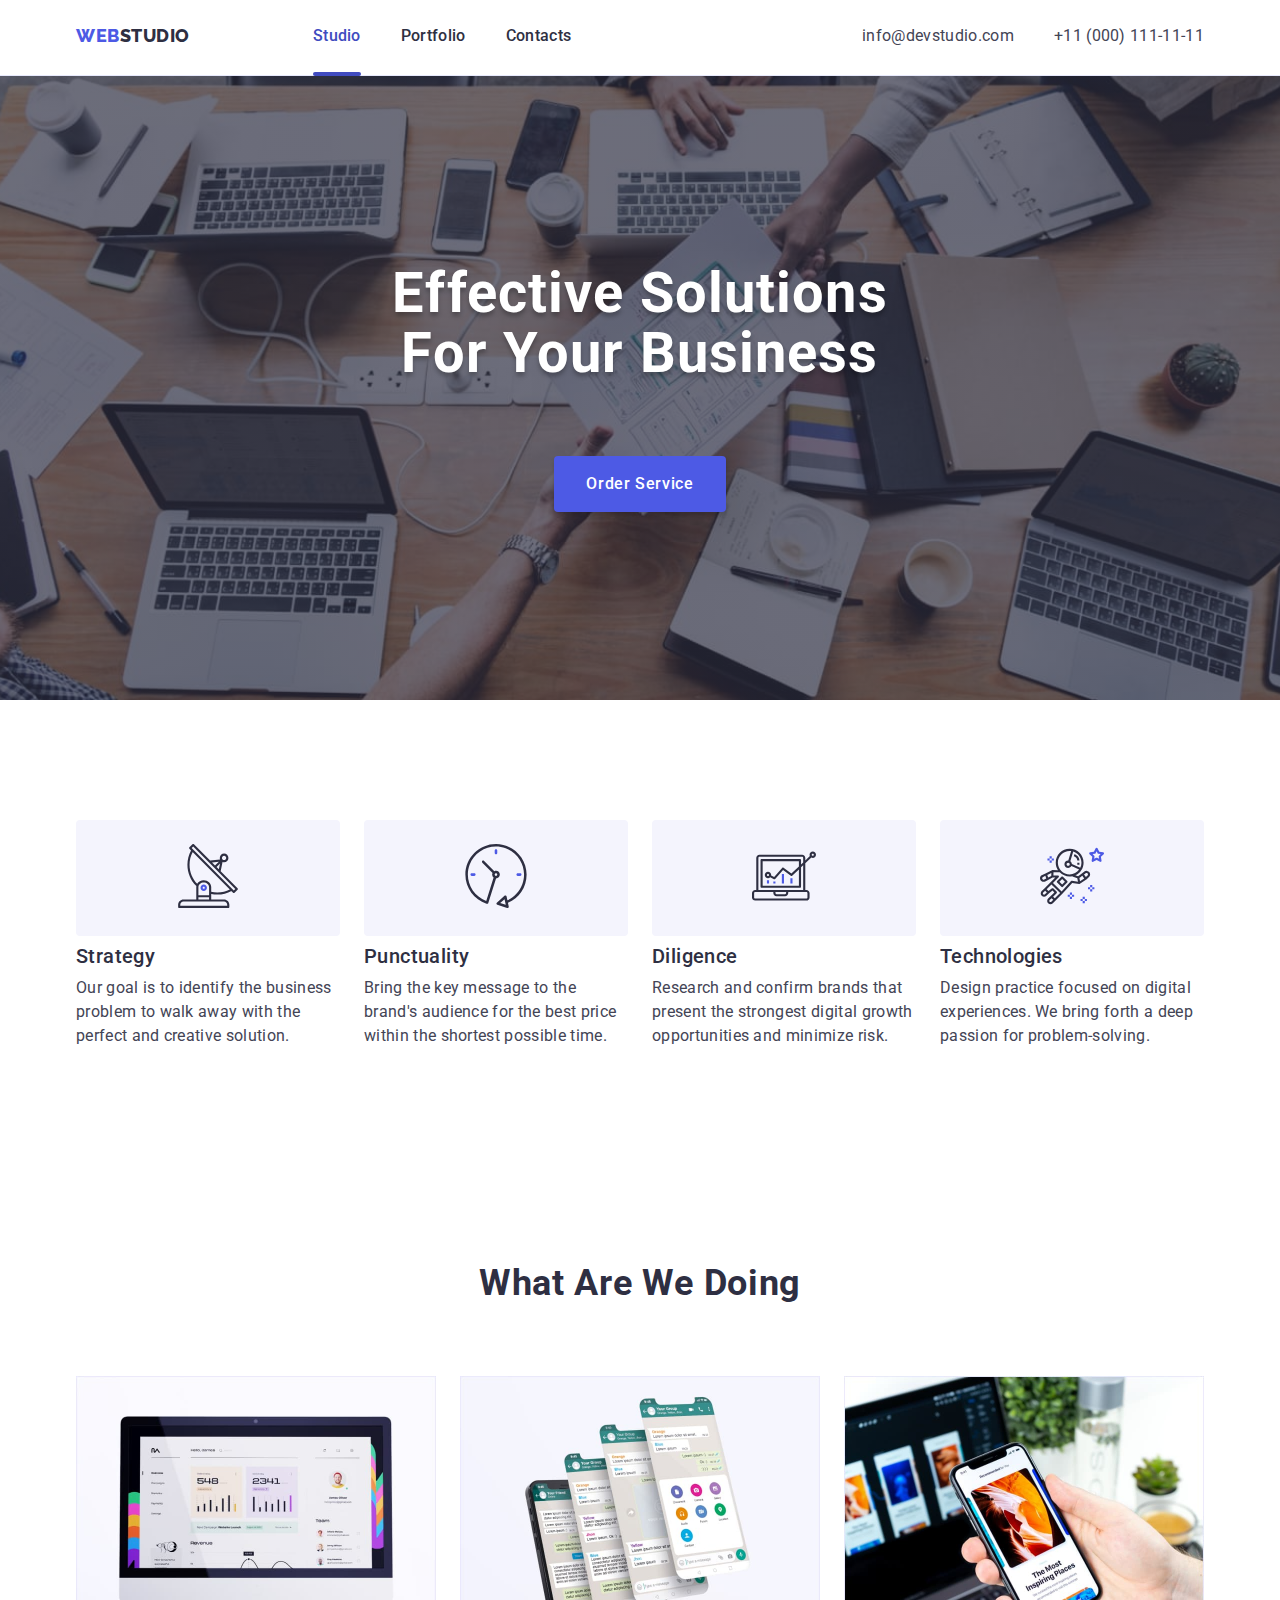
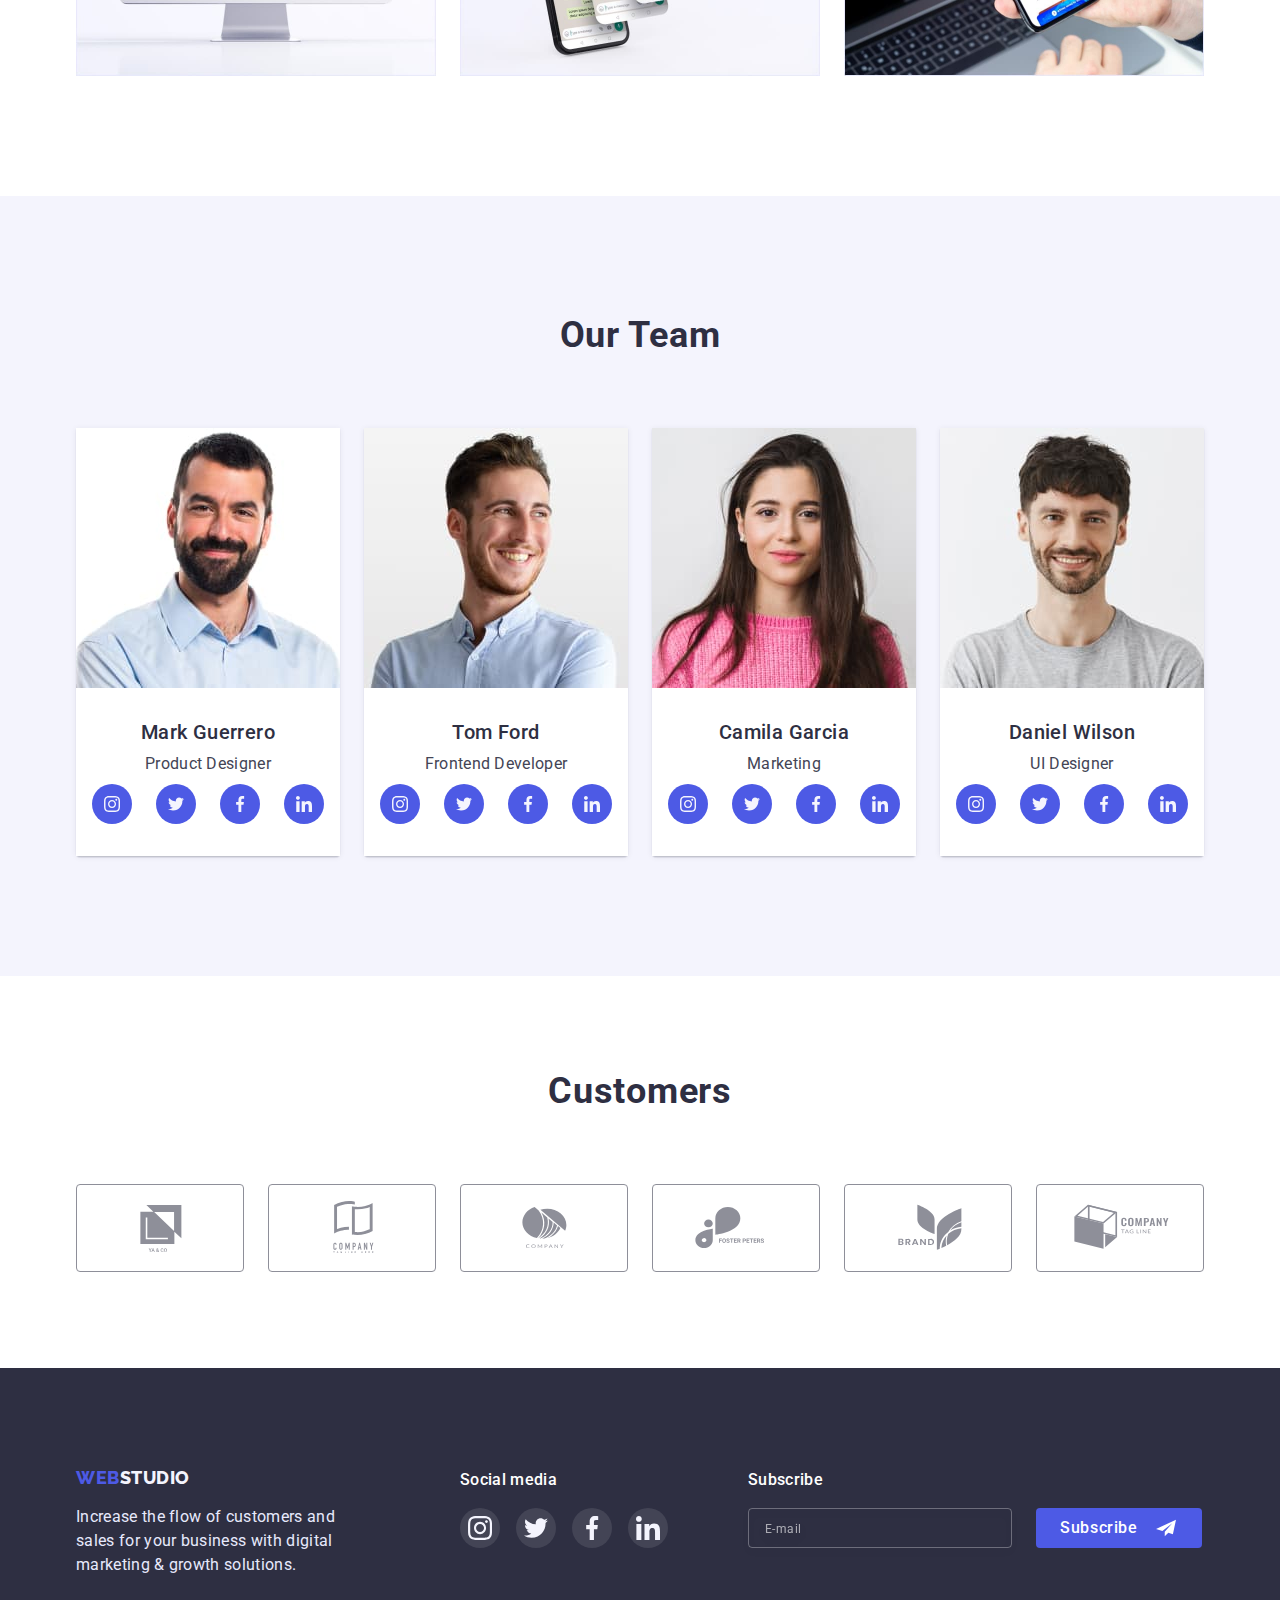
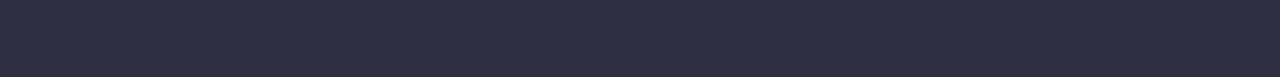
<file: index.html>
<!DOCTYPE html>
<html lang="en">

<head>
    <meta charset="UTF-8">
    <meta http-equiv="X-UA-Compatible" content="IE=edge">
    <meta name="viewport" content="width=device-width, initial-scale=1.0">
    <title>WebStudio</title>
    <link rel="stylesheet" href="https://cdnjs.cloudflare.com/ajax/libs/animate.css/4.1.1/animate.min.css" />
    <link rel="preconnect" href="https://fonts.googleapis.com">
    <link rel="preconnect" href="https://fonts.gstatic.com" crossorigin>
    <link href="https://fonts.googleapis.com/css2?family=Raleway:wght@800&family=Roboto:wght@400;500;700&display=swap"
        rel="stylesheet">
    <link rel="stylesheet" href="./styles/modern-normalize.css">
    <link rel="stylesheet" href="./styles/style.css">
    <link rel="stylesheet" href="./styles/mobile.css">
    <link rel="stylesheet" href="./styles/tablet.css">
    <link rel="stylesheet" href="./styles/desktop.css">
</head>

<body class="page">
    <header class="header">
        <div class="top-wrapper"> 
           <div class="container box">
              <a class="logo" href="./index.html"><span class="logo-web">Web</span>Studio</a>
                <button  type="button" class="burger-menu" data-menu-open>
                    <svg class="icon" width="32" height="22">
                       <use href="./images/icons.svg#icon-hamburger"></use>
                    </svg>
                </button>
            </div>
        </div>

        <div class="wrapper-menu is-hidden-menu" data-menu>
            <div class="container box">
                <button  type="button" class="btn-close" data-menu-close>
                    <svg class="icon" width="8" height="8">
                        <use href="./images/icons.svg#icon-Close"></use>
                    </svg>
                </button>
                <div class="inner">
                    <nav class="header-navigation">
                        <a class="logo" href="./index.html"><span class="logo-web">Web</span>Studio</a>
                        <ul class="menu-list list">
                            <li class="header-roster"><a class="menu-link active" href="#">Studio</a></li>
                            <li class="header-roster"><a class="menu-link" href="./portfolio.html">Portfolio</a></li>
                            <li class="header-roster"><a class="menu-link" href="#">Contacts</a></li>
                        </ul>
                    </nav>
                    <ul class="header-contact list">
                        <li class="header-roster"><a class="menu-link" href="mailto:info@devstudio.com">info@devstudio.com</a>
                        </li>
                        <li class="header-roster"><a class="menu-link" href="tel:+110001111111">+11 (000) 111-11-11</a></li>
                    </ul>
                    <ul class="soc-list list">
                        <li class="list-item">
                            <a href="https://www.instagram.com/" class="link" aria-label="Instagram" target="_blank">
                                 <svg class="icon" width="24" height="24">
                                     <use href="./images/icons.svg#icon-instagram"></use>
                                 </svg>
                            </a>
                        </li>
                        <li class="list-item">
                             <a href="https://twitter.com/?lang=uk" class="link" aria-label="Twitter" target="_blank">
                                 <svg class="icon" width="24" height="24">
                                     <use href="./images/icons.svg#icon-twitter"></use>
                                 </svg>
                             </a>
                        </li>
                        <li class="list-item">
                             <a href="https://www.facebook.com/" class="link" aria-label="Facebook" target="_blank">
                                 <svg class="icon" width="24" height="24">
                                     <use href="./images/icons.svg#icon-facebook"></use>
                                 </svg>
                             </a>
                         </li>
                         <li class="list-item">
                             <a href="https://www.linkedin.com/feed/" class="link" aria-label="Linkedin" target="_blank">
                                 <svg class="icon" width="24" height="24">
                                     <use href="./images/icons.svg#icon-linkedin"></use>
                                 </svg>
                             </a>
                         </li>
                     </ul>
                </div>
            </div>
        </div>
    </header> 

    <main class="main">
        <section class="solutions">
            <div class="container">
                <h1 class="solutions-title animate__animated animate__pulse">Effective Solutions for Your Business</h1>
                <button data-modal-open type="button" class="btn">Order Service</button>
            </div>
        </section> 

        <section class="section-hero">
            <div class="container">
                <h2 class="visually-hidden">Advantages</h2>
                <ul class="list">
                    <li class="list-item">
                        <div class="wrapper-icon">
                            <svg class="icon" width="64" height="64">
                                <use href="./images/icons.svg#icon-antenna1">
                                </use>
                            </svg>
                        </div>
                        <h3 class="title">Strategy</h3>
                        <p class="pre-title"> Our goal is to identify the business problem to walk away with
                            the
                            perfect and creative
                            solution.</p>
                    </li>
                    <li class="list-item">
                        <div class="wrapper-icon">
                            <svg class="icon" width="64" height="64">
                                <use href="./images/icons.svg#icon-clock1">
                                </use>
                            </svg>
                        </div>
                        <h3 class="title">Punctuality</h3>
                        <p class="pre-title"> Bring the key message to the brand's audience for the best
                            price
                            within
                            the
                            shortest possible
                            time.</p>
                    </li>
                    <li class="list-item">
                        <div class="wrapper-icon">
                            <svg class="icon" width="64" height="64">
                                <use href="./images/icons.svg#icon-diagram1">
                                </use>
                            </svg>
                        </div>
                        <h3 class="title">Diligence</h3>
                        <p class="pre-title"> Research and confirm brands that present the strongest digital
                            growth
                            opportunities and minimize
                            risk.</p>
                    </li>
                    <li class="list-item">
                        <div class="wrapper-icon">
                            <svg class="icon" width="64" height="64">
                                <use href="./images/icons.svg#icon-astronaut1">
                                </use>
                            </svg>
                        </div>
                        <h3 class="title">Technologies</h3>
                        <p class="pre-title"> Design practice focused on digital experiences. We bring forth
                            a deep
                            passion for
                            problem-solving.</p>
                    </li>
                </ul>
            </div>
        </section> 

        <section class="projects">
            <div class="container">
                <h2 class="title">What are we doing</h2>
                <ul class="list">
                    <li><img src="./images/Rectangle1.jpg" alt="monitor" 
                        srcset="./images/Rectangle1-2х.jpg" width="360" height="300"></li>
                    <li><img src="./images/Rectangle2.jpg" alt="mobile" 
                        srcset="./images/Rectangle2-2х.jpg" width="360" height="300"></li>
                    <li><img src="./images/Rectangle3.jpg" alt="mobile in hand" 
                        srcset="./images/Rectangle3-2х.jpg" width="360" height="300"></li>
                </ul>
            </div>
        </section> 

        <section class="team">
            <div class="container">
                <h2 class="title">Our Team</h2>
                <ul class="list">
                    <li class="team-items">
                        <img src="./images/img1.jpg"
                            srcset="./images/img1.jpg 1x, ./images/img1-2x.jpg 2x" 
                            alt="Product Designer"
                            width="264" height="260"/>
                        <div class="caption">
                            <h3 class="title">Mark Guerrero</h3>
                            <p class="pre-title">Product Designer</p>
                            <ul class="icons-list list">
                                <li class="list-item">
                                    <a href="https://www.instagram.com/" class="link" aria-label="Instagram" target="_blank">
                                        <svg class="icon" width="16" height="16">
                                            <use href="./images/icons.svg#icon-instagram"></use>
                                        </svg>
                                    </a>
                                </li>
                                <li class="list-item">
                                    <a href="https://twitter.com/?lang=uk" class="link" aria-label="Twitter" target="_blank">
                                        <svg class="icon" width="16" height="16">
                                            <use href="./images/icons.svg#icon-twitter"></use>
                                        </svg>
                                    </a>
                                </li>
                                <li class="list-item">
                                    <a href="https://www.facebook.com/" class="link" aria-label="Facebook" target="_blank">
                                        <svg class="icon" width="16" height="16">
                                            <use href="./images/icons.svg#icon-facebook"></use>
                                        </svg>
                                    </a>
                                </li>
                                <li class="list-item">
                                    <a href="https://www.linkedin.com/feed/" class="link" aria-label="Linkedin" target="_blank">
                                        <svg class="icon" width="16" height="16">
                                            <use href="./images/icons.svg#icon-linkedin"></use>
                                        </svg>
                                    </a>
                                </li>
                            </ul>
                        </div>
                    </li>
                    <li class="team-items">
                        <img src="./images/img2.jpg"
                                srcset="./images/img2.jpg 1x, ./images/img2-2x.jpg 2x" 
                                alt="Frontend Developer"
                                width="264" height="260"/>
                        <div class="caption">
                            <h3 class="title">Tom Ford</h3>
                            <p class="pre-title">Frontend Developer</p>
                            <ul class="icons-list list">
                                <li class="list-item">
                                    <a href="https://www.instagram.com/" class="link" aria-label="Instagram" target="_blank">
                                        <svg class="icon" width="16" height="16">
                                            <use href="./images/icons.svg#icon-instagram"></use>
                                        </svg>
                                    </a>
                                </li>
                                <li class="list-item">
                                    <a href="https://twitter.com/?lang=uk" class="link" aria-label="Twitter" target="_blank">
                                        <svg class="icon" width="16" height="16">
                                            <use href="./images/icons.svg#icon-twitter"></use>
                                        </svg>
                                    </a>
                                </li>
                                <li class="list-item">
                                    <a href="https://www.facebook.com/" class="link" aria-label="Facebook" target="_blank">
                                        <svg class="icon" width="16" height="16">
                                            <use href="./images/icons.svg#icon-facebook"></use>
                                        </svg>
                                    </a>
                                </li>
                                <li class="list-item">
                                    <a href="https://www.linkedin.com/feed/" class="link" aria-label="Linkedin" target="_blank">
                                        <svg class="icon" width="16" height="16">
                                            <use href="./images/icons.svg#icon-linkedin"></use>
                                        </svg>
                                    </a>
                                </li>
                            </ul>
                        </div>
                    </li>
                    <li class="team-items">
                        <img src="./images/img3.jpg"
                                srcset="./images/img3.jpg 1x, ./images/img3-2x.jpg 2x" 
                                alt="Marketing" 
                                width="264" height="260"/>
                        <div class="caption">
                            <h3 class="title">Camila Garcia</h3>
                            <p class="pre-title">Marketing</p>
                            <ul class="icons-list list">
                                <li class="list-item">
                                    <a href="https://www.instagram.com/" class="link" aria-label="Instagram" target="_blank">
                                        <svg class="icon" width="16" height="16">
                                            <use href="./images/icons.svg#icon-instagram"></use>
                                        </svg>
                                    </a>
                                </li>
                                <li class="list-item">
                                    <a href="https://twitter.com/?lang=uk" class="link" aria-label="Twitter" target="_blank">
                                        <svg class="icon" width="16" height="16">
                                            <use href="./images/icons.svg#icon-twitter"></use>
                                        </svg>
                                    </a>
                                </li>
                                <li class="list-item">
                                    <a href="https://www.facebook.com/" class="link" aria-label="Facebook" target="_blank">
                                        <svg class="icon" width="16" height="16">
                                            <use href="./images/icons.svg#icon-facebook"></use>
                                        </svg>
                                    </a>
                                </li>
                                <li class="list-item">
                                    <a href="https://www.linkedin.com/feed/" class="link" aria-label="Linkedin" target="_blank">
                                        <svg class="icon" width="16" height="16">
                                            <use href="./images/icons.svg#icon-linkedin"></use>
                                        </svg>
                                    </a>
                                </li>
                            </ul>
                        </div>
                    </li>
                    <li class="team-items">
                        <img src="./images/img4.jpg"
                                srcset="./images/img4.jpg 1x, ./images/img4-2x.jpg 2x" 
                                alt="UI Designer" 
                                width="264" height="260"/>
                        <div class="caption">
                            <h3 class="title">Daniel Wilson</h3>
                            <p class="pre-title">UI Designer</p>
                            <ul class="icons-list list">
                                <li class="list-item">
                                    <a href="https://www.instagram.com/" class="link" aria-label="Instagram" target="_blank">
                                        <svg class="icon" width="16" height="16">
                                            <use href="./images/icons.svg#icon-instagram"></use>
                                        </svg>
                                    </a>
                                </li>
                                <li class="list-item">
                                    <a href="https://twitter.com/?lang=uk" class="link" aria-label="Twitter" target="_blank">
                                        <svg class="icon" width="16" height="16">
                                            <use href="./images/icons.svg#icon-twitter"></use>
                                        </svg>
                                    </a>
                                </li>
                                <li class="list-item">
                                    <a href="https://www.facebook.com/" class="link" aria-label="Facebook" target="_blank">
                                        <svg class="icon" width="16" height="16">
                                            <use href="./images/icons.svg#icon-facebook"></use>
                                        </svg>
                                    </a>
                                </li>
                                <li class="list-item">
                                    <a href="https://www.linkedin.com/feed/" class="link" aria-label="Linkedin" target="_blank">
                                        <svg class="icon" width="16" height="16">
                                            <use href="./images/icons.svg#icon-linkedin"></use>
                                        </svg>
                                    </a>
                                </li>
                            </ul>
                        </div>
                    </li>
                </ul>
            </div>
        </section>

        <section class="customers">
            <div class="container">
                <h2 class="title">Customers</h2>
                <ul class="list">
                    <li class="list-item">
                        <a href="#" class="link" aria-label="Client 1">
                            <svg class="icon" width="104" height="56">
                                <use href="./images/icons.svg#icon-Customers-Logo1"></use>
                            </svg>
                        </a>
                    </li>
                    <li class="list-item">
                        <a href="#" class="link" aria-label="Client 2">
                            <svg class="icon" width="104" height="56">
                                <use href="./images/icons.svg#icon-Customers-Logo2"></use>
                            </svg>
                        </a>
                    </li>
                    <li class="list-item">
                        <a href="#" class="link" aria-label="Client 3">
                            <svg class="icon" width="104" height="56">
                                <use href="./images/icons.svg#icon-Customers-Logo3"></use>
                            </svg>
                        </a>
                    </li>
                    <li class="list-item">
                        <a href="#" class="link" aria-label="Client 4">
                            <svg class="icon" width="104" height="56">
                                <use href="./images/icons.svg#icon-Customers-Logo4"></use>
                            </svg>
                        </a>
                    </li>
                    <li class="list-item">
                        <a href="#" class="link" aria-label="Client 5">
                            <svg class="icon" width="104" height="56">
                                <use href="./images/icons.svg#icon-Customers-Logo5"></use>
                            </svg>
                        </a>
                    </li>
                    <li class="list-item">
                        <a href="#" class="link" aria-label="Client 6">
                            <svg class="icon" width="104" height="56">
                                <use href="./images/icons.svg#icon-Customers-Logo6"></use>
                            </svg>
                        </a>
                    </li>
                </ul>
            </div>
        </section> 
    </main>

    <footer class="footer">
        <div class="container box">
            <div class="content">
                <a href="./index.html" class="logo">
                    <span class="logo-web">Web</span>Studio
                </a>
                <p class="pre-title">Increase the flow of customers and sales for your business with digital marketing
                    &
                    growth
                    solutions.
                </p>
            </div>
            <div class="social-media">
                <h3 class="title">Social media</h3>
                <ul class="list">
                    <li class="list-item">
                        <a href="https://www.instagram.com/" class="link" aria-label="Instagram" target="_blank">
                            <svg class="icon" width="24" height="24">
                                <use href="./images/icons.svg#icon-instagram"></use>
                            </svg>
                        </a>
                    </li>
                    <li class="list-item">
                        <a href="https://twitter.com/?lang=uk" class="link" aria-label="Twitter" target="_blank">
                            <svg class="icon" width="24" height="24">
                                <use href="./images/icons.svg#icon-twitter"></use>
                            </svg>
                        </a>
                    </li>
                    <li class="list-item">
                        <a href="https://www.facebook.com/" class="link" aria-label="Facebook" target="_blank">
                            <svg class="icon" width="24" height="24">
                                <use href="./images/icons.svg#icon-facebook"></use>
                            </svg>
                        </a>
                    </li>
                    <li class="list-item">
                        <a href="https://www.linkedin.com/feed/" class="link" aria-label="Linkedin" target="_blank">
                            <svg class="icon" width="24" height="24">
                                <use href="./images/icons.svg#icon-linkedin"></use>
                            </svg>
                        </a>
                    </li>
                </ul>
            </div>
            <div class="subscribe">
                <h3 class="title">Subscribe</h3>
                <form action="#" class="form">
                    <input type="email" class="input" name="online-email" placeholder="E-mail" required/>

                    <button type="submit" class="btn">Subscribe
                        <svg class="icon" width="24" height="20">
                            <use href="./images/icons.svg#icon-Telegram"></use>
                        </svg>
                    </button>
                </form>
            </div>
        </div>
    </footer> 
    
    <div data-modal class="backdrop is-hidden">
        <div class="modal">
            <button data-modal-close type="button" class="btn">
                <svg class="icon" width="8" height="8">
                    <use href="./images/icons.svg#icon-Close"></use>
                </svg>
            </button>
            <h2 class="modal-title">Leave your contacts and we will call you back</h2>
            <form action="#" class="form">
                <div class="modal-field">
                    <label for="user-name" class="input-text">Name</label>
                    <div class="input-wrapper">
                        <input type="text" class="input" name="user-name" id="user-name" required>
                        <svg class="input-icon" width="18" height="18">
                            <use href="./images/icons.svg#icon-person"></use>
                        </svg>
                    </div>
                </div>
                <div class="modal-field">
                    <label for="user-tel" class="input-text">Phone</label>
                    <div class="input-wrapper">
                        <input type="tel" class="input" name="user-tel" id="user-tel" required>
                        <svg class="input-icon" width="18" height="24">
                            <use href="./images/icons.svg#icon-phone"></use>
                        </svg>
                    </div>
                </div>
                <div class="modal-field">
                    <label for="user-email" class="input-text">Email</label>
                    <div class="input-wrapper">
                        <input type="email" class="input" name="user-email" id="user-email" required>
                        <svg class="input-icon" width="18" height="24">
                            <use href="./images/icons.svg#icon-email"></use>
                        </svg>
                    </div>
                </div>
                <div class="modal-field">
                    <label for="user-text" class="input-text">Comment</label>
                    <textarea name="user-text" id="user-text" class="modal-comment" placeholder="Text input"></textarea>
                </div>
                <div class="modal-field">
                    <input type="checkbox" class="input-check visually-hidden" name="policy" id="policy">
                    <label for="policy" class="check-text">I accept the terms and conditions of the
                        <a href="" class="privacy-policy">Privacy Policy</a>
                    </label>
                </div>
                <button type="submit" class="btn">Send</button>
            </form>
        </div>
    </div> 
    <script src="./js/modal.js"></script>
    <script src="./js/mobile-menu.js"></script> 
</body>

</html>
</file>
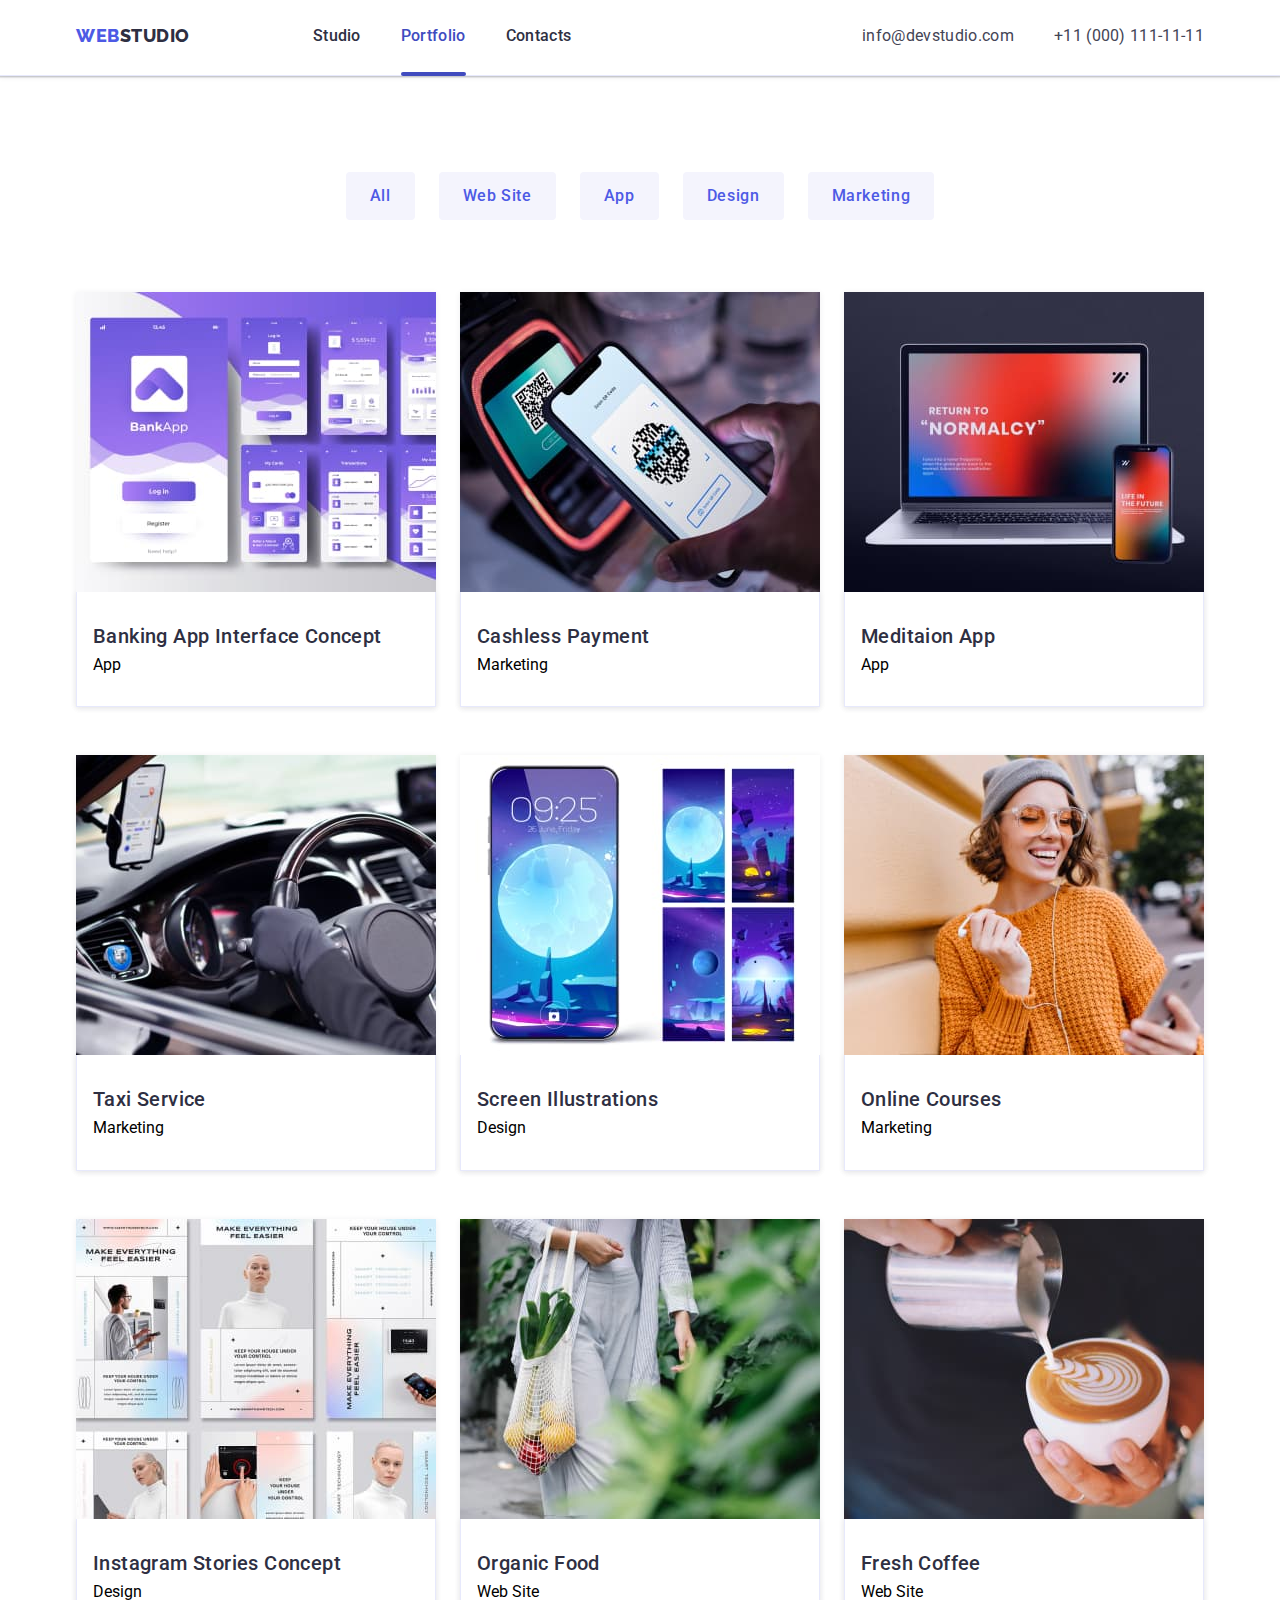
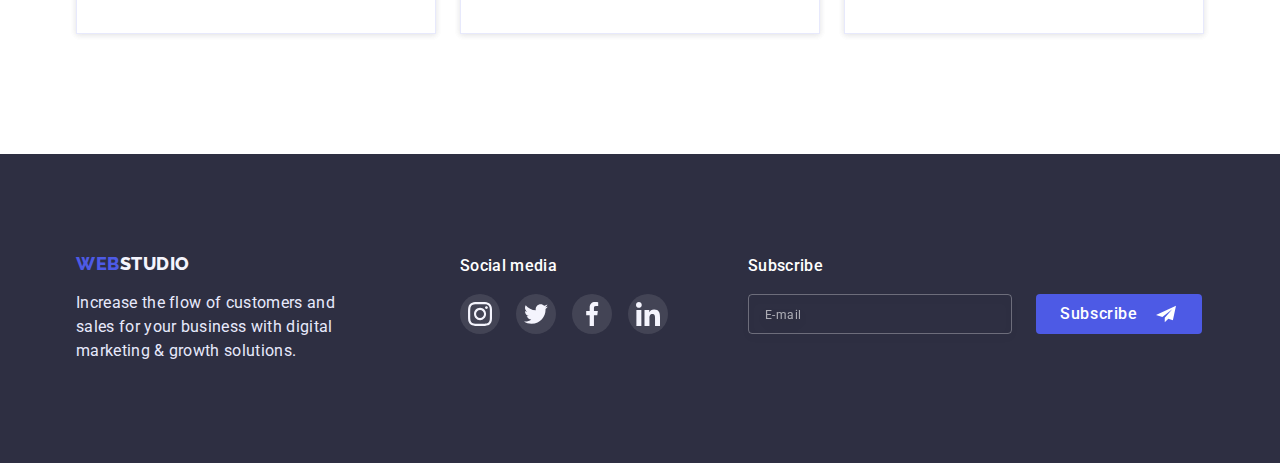
<file: portfolio.html>
<!DOCTYPE html>
<html lang="en">

<head>
    <meta charset="UTF-8">
    <meta http-equiv="X-UA-Compatible" content="IE=edge">
    <meta name="viewport" content="width=device-width, initial-scale=1.0">
    <title>Portfolio</title>
    <link rel="preconnect" href="https://fonts.googleapis.com">
    <link rel="preconnect" href="https://fonts.gstatic.com" crossorigin>
    <link href="https://fonts.googleapis.com/css2?family=Raleway:wght@800&family=Roboto:wght@400;500&display=swap"
        rel="stylesheet">
    <link rel="stylesheet" href="./styles/modern-normalize.css">
    <link rel="stylesheet" href="./styles/style.css">
    <link rel="stylesheet" href="./styles/mobile.css">
    <link rel="stylesheet" href="./styles/tablet.css">
    <link rel="stylesheet" href="./styles/desktop.css">
</head>

<body class="page">
    <header class="header">
        <div class="top-wrapper"> 
           <div class="container box">
              <a class="logo" href="./index.html"><span class="logo-web">Web</span>Studio</a>
                <button  type="button" class="burger-menu" data-menu-open>
                    <svg class="icon" width="32" height="22">
                       <use href="./images/icons.svg#icon-hamburger"></use>
                    </svg>
                </button>
            </div>
        </div>

        <div class="wrapper-menu is-hidden-menu" data-menu>
            <div class="container box">
                <button  type="button" class="btn-close" data-menu-close>
                    <svg class="icon" width="8" height="8">
                        <use href="./images/icons.svg#icon-Close"></use>
                    </svg>
                </button>
                <div class="inner">
                    <nav class="header-navigation">
                        <a class="logo" href="./index.html"><span class="logo-web">Web</span>Studio</a>
                        <ul class="menu-list list">
                            <li class="header-roster"><a class="menu-link" href="./index.html">Studio</a></li>
                            <li class="header-roster"><a class="menu-link active" href="#">Portfolio</a></li>
                            <li class="header-roster"><a class="menu-link" href="#">Contacts</a></li>
                        </ul>
                    </nav>
                    <ul class="header-contact list">
                        <li class="header-roster"><a class="menu-link" href="mailto:info@devstudio.com">info@devstudio.com</a>
                        </li>
                        <li class="header-roster"><a class="menu-link" href="tel:+110001111111">+11 (000) 111-11-11</a></li>
                    </ul>
                    <ul class="soc-list list">
                        <li class="list-item">
                            <a href="https://www.instagram.com/" class="link" aria-label="Instagram" target="_blank">
                                 <svg class="icon" width="24" height="24">
                                     <use href="./images/icons.svg#icon-instagram"></use>
                                 </svg>
                            </a>
                        </li>
                        <li class="list-item">
                             <a href="https://twitter.com/?lang=uk" class="link" aria-label="Twitter" target="_blank">
                                 <svg class="icon" width="24" height="24">
                                     <use href="./images/icons.svg#icon-twitter"></use>
                                 </svg>
                             </a>
                        </li>
                        <li class="list-item">
                             <a href="https://www.facebook.com/" class="link" aria-label="Facebook" target="_blank">
                                 <svg class="icon" width="24" height="24">
                                     <use href="./images/icons.svg#icon-facebook"></use>
                                 </svg>
                             </a>
                         </li>
                         <li class="list-item">
                             <a href="https://www.linkedin.com/feed/" class="link" aria-label="Linkedin" target="_blank">
                                 <svg class="icon" width="24" height="24">
                                     <use href="./images/icons.svg#icon-linkedin"></use>
                                 </svg>
                             </a>
                         </li>
                     </ul>
                </div>
            </div>
        </div>
    </header> 

    <main>
        <section class="portfolio">
            <div class="container">
                <h1 class="visually-hidden">Portfolio</h1>
                <ul class="portfolio-list list">
                    <li><button type="button" class="btn">All</button></li>
                    <li><button type="button" class="btn">Web Site</button></li>
                    <li><button type="button" class="btn">App</button></li>
                    <li><button type="button" class="btn">Design</button></li>
                    <li><button type="button" class="btn">Marketing</button></li>
                </ul>
                <ul class="grow list">
                    <li class="grow-element"><a href="" class="link">
                            <div class="image-area">
                                <picture>
                                    <source
                                      srcset="
                                        ./images/portfolio-banking-app-desk.jpg    1x,
                                        ./images/portfolio-banking-app-desk-2x.jpg 2x
                                      "
                                      media="(min-width: 1200px)"
                                    />
                                    <source
                                      srcset="
                                        ./images/portfolio-banking-app-tab.jpg    1x,
                                        ./images/portfolio-banking-app-tab-2x.jpg 2x
                                      "
                                      media="(min-width: 768px)"
                                    />
                                    <source
                                      srcset="
                                        ./images/portfolio-banking-app-mob.jpg    1x,
                                        ./images/portfolio-banking-app-mob-2x.jpg 2x
                                      "
                                      media="(min-width: 320px)"
                                    />
                                    <img src="./images/portfolio-banking-app-mob.jpg" alt="Banking App">
                                </picture>
                                <p class="grow-text">14 Stylish and User-Friendly App Design Concepts · Task Manager App
                                    · Calorie Tracker App · Exotic Fruit Ecommerce App · Cloud Storage App</p>
                            </div>
                            <div class="grow-item">
                                <h2 class="title">Banking App Interface Concept</h2>
                                <p class="grow-text">App</p>
                            </div>
                        </a>
                    </li>
                    <li class="grow-element"><a href="" class="link">
                            <div class="image-area">
                                <picture>
                                    <source
                                      srcset="
                                        ./images/portfolio-cashless-payment-desk.jpg    1x,
                                        ./images/portfolio-cashless-payment-desk-2x.jpg 2x
                                      "
                                      media="(min-width: 1200px)"
                                    />
                                    <source
                                      srcset="
                                        ./images/portfolio-cashless-payment-tab.jpg    1x,
                                        ./images/portfolio-cashless-payment-tab-2x.jpg 2x
                                      "
                                      media="(min-width: 768px)"
                                    />
                                    <source
                                      srcset="
                                        ./images/portfolio-cashless-payment-mob.jpg    1x,
                                        ./images/portfolio-cashless-payment-mob-2x.jpg 2x
                                      "
                                      media="(min-width: 320px)"
                                    />
                                    <img src="./images/portfolio-cashless-payment-mob.jpg" alt="Cashless Payment">
                                </picture>
                                <p class="grow-text">14 Stylish and User-Friendly App Design Concepts · Task Manager App
                                    · Calorie Tracker App · Exotic Fruit Ecommerce App · Cloud Storage App</p>
                            </div>
                            <div class="grow-item">
                                <h2 class="title">Cashless Payment</h2>
                                <p class="grow-text">Marketing</p>
                            </div>
                        </a>
                    </li>
                    <li class="grow-element"><a href="" class="link">
                            <div class="image-area">
                                <picture>
                                    <source
                                      srcset="
                                        ./images/portfolio-meditation-app-desk.jpg    1x,
                                        ./images/portfolio-meditation-app-desk-2x.jpg 2x
                                      "
                                      media="(min-width: 1200px)"
                                    />
                                    <source
                                      srcset="
                                        ./images/portfolio-meditation-app-tab.jpg    1x,
                                        ./images/portfolio-meditation-app-tab-2x.jpg 2x
                                      "
                                      media="(min-width: 768px)"
                                    />
                                    <source
                                      srcset="
                                        ./images/portfolio-meditation-app-mob.jpg    1x,
                                        ./images/portfolio-meditation-app-mob-2x.jpg 2x
                                      "
                                      media="(min-width: 320px)"
                                    />
                                    <img src="./images/portfolio-meditation-app-mob.jpg" alt="Meditaion App">
                                </picture>
                                <p class="grow-text">14 Stylish and User-Friendly App Design Concepts · Task Manager App
                                    · Calorie Tracker App · Exotic Fruit Ecommerce App · Cloud Storage App</p>
                            </div>
                            <div class="grow-item">
                                <h2 class="title">Meditaion App</h2>
                                <p class="grow-text">App</p>
                            </div>
                        </a>
                    </li>
                    <li class="grow-element"><a href="" class="link">
                            <div class="image-area">
                                <picture>
                                    <source
                                      srcset="
                                        ./images/portfolio-taxi-service-desk.jpg    1x,
                                        ./images/portfolio-taxi-service-desk-2x.jpg 2x
                                      "
                                      media="(min-width: 1200px)"
                                    />
                                    <source
                                      srcset="
                                        ./images/portfolio-taxi-service-tab.jpg    1x,
                                        ./images/portfolio-taxi-service-tab-2x.jpg 2x
                                      "
                                      media="(min-width: 768px)"
                                    />
                                    <source
                                      srcset="
                                        ./images/portfolio-taxi-service-mob.jpg    1x,
                                        ./images/portfolio-taxi-service-mob-2x.jpg 2x
                                      "
                                      media="(min-width: 320px)"
                                    />
                                    <img src="./images/portfolio-taxi-service-mob.jpg" alt="Taxi Service">
                                </picture>
                                <p class="grow-text">14 Stylish and User-Friendly App Design Concepts · Task Manager App
                                    · Calorie Tracker App · Exotic Fruit Ecommerce App · Cloud Storage App</p>
                            </div>
                            <div class="grow-item">
                                <h2 class="title">Taxi Service</h2>
                                <p class="grow-text">Marketing</p>
                            </div>
                        </a>
                    </li>
                    <li class="grow-element"><a href="" class="link">
                            <div class="image-area">
                                <picture>
                                    <source
                                      srcset="
                                        ./images/portfolio-screen-illustrations-desk.jpg    1x,
                                        ./images/portfolio-screen-illustrations-desk-2x.jpg 2x
                                      "
                                      media="(min-width: 1200px)"
                                    />
                                    <source
                                      srcset="
                                        ./images/portfolio-screen-illustrations-tab.jpg    1x,
                                        ./images/portfolio-screen-illustrations-tab-2x.jpg 2x
                                      "
                                      media="(min-width: 768px)"
                                    />
                                    <source
                                      srcset="
                                        ./images/portfolio-screen-illustrations-mob.jpg    1x,
                                        ./images/portfolio-screen-illustrations-mob-2x.jpg 2x
                                      "
                                      media="(min-width: 320px)"
                                    />
                                    <img src="./images/portfolio-screen-illustrations-mob.jpg" alt="Screen Illustrations">
                                </picture>
                                <p class="grow-text">14 Stylish and User-Friendly App Design Concepts · Task Manager App
                                    · Calorie Tracker App · Exotic Fruit Ecommerce App · Cloud Storage App</p>
                            </div>
                            <div class="grow-item">
                                <h2 class="title">Screen Illustrations</h2>
                                <p class="grow-text">Design</p>
                            </div>
                        </a>
                    </li>
                    <li class="grow-element"><a href="" class="link">
                            <div class="image-area">
                                <picture>
                                    <source
                                      srcset="
                                        ./images/portfolio-online-courses-desk.jpg    1x,
                                        ./images/portfolio-online-courses-desk-2x.jpg 2x
                                      "
                                      media="(min-width: 1200px)"
                                    />
                                    <source
                                      srcset="
                                        ./images/portfolio-online-courses-tab.jpg    1x,
                                        ./images/portfolio-online-courses-tab-2x.jpg 2x
                                      "
                                      media="(min-width: 768px)"
                                    />
                                    <source
                                      srcset="
                                        ./images/portfolio-online-courses-mob.jpg    1x,
                                        ./images/portfolio-online-courses-mob-2x.jpg 2x
                                      "
                                      media="(min-width: 320px)"
                                    />
                                    <img src="./images/portfolio-online-courses-mob.jpg" alt="Online Courses">
                                </picture>
                                <p class="grow-text">14 Stylish and User-Friendly App Design Concepts · Task Manager App
                                    · Calorie Tracker App · Exotic Fruit Ecommerce App · Cloud Storage App</p>
                            </div>
                            <div class="grow-item">
                                <h2 class="title">Online Courses</h2>
                                <p class="grow-text">Marketing</p>
                            </div>
                        </a>
                    </li>
                    <li class="grow-element"><a href="" class="link">
                            <div class="image-area">
                                <picture>
                                    <source
                                      srcset="
                                        ./images/portfolio-inst-stories-concept-desk.jpg    1x,
                                        ./images/portfolio-inst-stories-concept-desk-2x.jpg 2x
                                      "
                                      media="(min-width: 1200px)"
                                    />
                                    <source
                                      srcset="
                                        ./images/portfolio-inst-stories-concept-tab.jpg    1x,
                                        ./images/portfolio-inst-stories-concept-tab-2x.jpg 2x
                                      "
                                      media="(min-width: 768px)"
                                    />
                                    <source
                                      srcset="
                                        ./images/portfolio-inst-stories-concept-mob.jpg    1x,
                                        ./images/portfolio-inst-stories-concept-mob-2x.jpg 2x
                                      "
                                      media="(min-width: 320px)"
                                    />
                                    <img src="./images/portfolio-inst-stories-concept-mob.jpg" alt="Instagram Stories Concept">
                                </picture>
                                <p class="grow-text">14 Stylish and User-Friendly App Design Concepts · Task Manager App
                                    · Calorie Tracker App · Exotic Fruit Ecommerce App · Cloud Storage App</p>
                            </div>
                            <div class="grow-item">
                                <h2 class="title">Instagram Stories Concept</h2>
                                <p class="grow-text">Design</p>
                            </div>
                        </a>
                    </li>
                    <li class="grow-element"><a href="" class="link">
                            <div class="image-area">
                                <picture>
                                    <source
                                      srcset="
                                        ./images/portfolio-organic-food-desk.jpg    1x,
                                        ./images/portfolio-organic-food-desk-2x.jpg 2x
                                      "
                                      media="(min-width: 1200px)"
                                    />
                                    <source
                                      srcset="
                                        ./images/portfolio-organic-food-tab.jpg    1x,
                                        ./images/portfolio-organic-food-tab-2x.jpg 2x
                                      "
                                      media="(min-width: 768px)"
                                    />
                                    <source
                                      srcset="
                                        ./images/portfolio-organic-food-mob.jpg    1x,
                                        ./images/portfolio-organic-food-mob-2x.jpg 2x
                                      "
                                      media="(min-width: 320px)"
                                    />
                                    <img src="./images/portfolio-organic-food-mob.jpg" alt="Organic Food">
                                </picture>
                                <p class="grow-text">14 Stylish and User-Friendly App Design Concepts · Task Manager App
                                    · Calorie Tracker App · Exotic Fruit Ecommerce App · Cloud Storage App</p>
                            </div>
                            <div class="grow-item">
                                <h2 class="title">Organic Food</h2>
                                <p class="grow-text">Web Site</p>
                            </div>
                        </a>
                    </li>
                    <li class="grow-element"><a href="" class="link">
                            <div class="image-area">
                                <picture>
                                    <source
                                      srcset="
                                        ./images/portfolio-fresh-coffee-desk.jpg   1x,
                                        ./images/portfolio-fresh-coffee-desk-2x.jpg 2x
                                      "
                                      media="(min-width: 1200px)"
                                    />
                                    <source
                                      srcset="
                                        ./images/portfolio-fresh-coffee-tab.jpg   1x,
                                        ./images/portfolio-fresh-coffee-tab-2x.jpg 2x
                                      "
                                      media="(min-width: 768px)"
                                    />
                                    <source
                                      srcset="
                                        ./images/portfolio-fresh-coffee-mob.jpg    1x,
                                        ./images/portfolio-fresh-coffee-mob-2x.jpg 2x
                                      "
                                      media="(min-width: 320px)"
                                    />
                                    <img src="./images/portfolio-fresh-coffee-mob.jpg" alt="Fresh Coffee">
                                </picture>
                                <p class="grow-text">14 Stylish and User-Friendly App Design Concepts · Task Manager App
                                    · Calorie Tracker App · Exotic Fruit Ecommerce App · Cloud Storage App</p>
                            </div>
                            <div class="grow-item">
                                <h2 class="title">Fresh Coffee</h2>
                                <p class="grow-text">Web Site</p>
                            </div>
                        </a>
                    </li>
                </ul>
            </div>
        </section>
    </main>

    <!--Footer page-->
    <footer class="footer">
        <div class="container box">
            <div class="content">
                <a href="./index.html" class="logo">
                    <span class="logo-web">Web</span>Studio
                </a>
                <p class="pre-title">Increase the flow of customers and sales for your business with digital marketing
                    & growth solutions.
                </p>
            </div>
            <div class="social-media">
                <h3 class="title">Social media</h3>
                <ul class="list">
                    <li class="list-item">
                        <a href="" class="link">
                            <svg class="icon" width="24" height="24">
                                <use href="./images/icons.svg#icon-instagram"></use>
                            </svg>
                        </a>
                    </li>
                    <li class="list-item">
                        <a href="" class="link">
                            <svg class="icon" width="24" height="24">
                                <use href="./images/icons.svg#icon-twitter"></use>
                            </svg>
                        </a>
                    </li>
                    <li class="list-item">
                        <a href="" class="link">
                            <svg class="icon" width="24" height=" 24">
                                <use href="./images/icons.svg#icon-facebook"></use>
                            </svg>
                        </a>
                    </li>
                    <li class="list-item">
                        <a href="" class="link">
                            <svg class="icon" width="24" height="24">
                                <use href="./images/icons.svg#icon-linkedin"></use>
                            </svg>
                        </a>
                    </li>
                </ul>
            </div>
            <div class="subscribe">
                <h3 class="title">Subscribe</h3>
                <form action="#" class="form">
                    <input type="email" class="input" name="online-email" placeholder="E-mail" required>
                    <button type="submit" class="btn">Subscribe
                        <svg class="icon" width="24" height="20">
                            <use href="./images/icons.svg#icon-Telegram"></use>
                        </svg>
                    </button>
                </form>
            </div>
        </div>
    </footer>
    <script src="./js/mobile-menu.js"></script>
</body>

</html>
</file>
<file: styles/style.css>
.page {
    font-family: 'Roboto', sans-serif;
    font-style: normal;
    font-size: 16px;
}

:root {
    --bg-color-dark: #2e2f42;
    --bg-color-light: #f4f4fd;
    --text-color: #434455;
    --second-title-color: #2e2f42;
    --nav-link-color: #2E2F42;
    --btn-color: #4d5ae5;
    --btn-active: #404bbf;
    --link-color-blue: #404bbf;
    --part-logo-color: #4d5ae5;
    --color-white: #fff;
    --icon-bg: #4d5ae5;
    --icon-wrapper-color: #f4f4fd;
    --customers-link-color: #8E8F99;
    --portfolio-border-color: #f4f4fd;
    --portfolio-text-color: #f4f4fd;
    --bg-overlay: #4d5ae5;
    --footer-logo-color: #f4f4fd;
    --footer-text-color: #e7e9fc;
    --border-color: #e7e9fc;
    --footer-bg-icons: rgba(255, 255, 255, 0.1);
    --hover-soc-link: #31D0AA;
    --bg-gradient: linear-gradient(rgba(46, 47, 66, 0.7), rgba(46, 47, 66, 0.7));
    --transition: 250ms cubic-bezier(0.4, 0, 0.2, 1);
    --backdrop-bg-color: rgba(46, 47, 66, 0.4);
    --modal-bg-color: #FCFCFC;
    --modal-btn-bg: #E7E9FC;
    --modal-input-border: #4D5AE5;
    --modal-checkbox: #404bbf;
    --modal-checkbox-border: #2E2F42;
    --modal-text-policy: #757575;
    --modal-text: #8E8F99;
    --modal-input-text: #0d0e12;
}

.list {
    list-style: none;
}

p,
h1,
h2,
h3,
h4,
h5,
ul {
    margin: 0;
}

ul {
    padding-left: 0;
}

input,
button {
    padding: 0;
}

source {
    display: block;
}

img {
    display: block;
    max-width: 100%;
    height: auto;
}

.btn {
    font-family: inherit;
    font-size: inherit;
    cursor: pointer;
}

/*-------------HEADER------------*/
.container {
    /* max-width: 1158px; */
    width: 100%;
    padding-left: 15px;
    padding-right: 15px;
    margin: 0 auto; 
}

.header {
    border-bottom: 1px solid var(--footer-text-color);
    box-shadow: 0px 2px 1px rgba(46, 47, 66, 0.08), 0px 1px 1px rgba(46, 47, 66, 0.16), 0px 1px 6px rgba(46, 47, 66, 0.08);
    height: 70px; 
}

.header .top-wrapper .box,
.header .wrapper-menu .inner,
.header-navigation,
.footer .box, 
.list {
    display: flex;
}

.menu-list {
    gap: 40px;
}

.menu-list .menu-link {
    letter-spacing: 0.02em;
    color: var(--nav-link-color);
    text-decoration: none;
    transition: color var(--transition);
    display: block;
}

.header-contact .menu-link {
    color: var(--text-color);
    transition: color var(--transition);
    display: block;
    text-decoration: none;
}

.header .menu-link:hover,
.header .menu-link:focus,
.menu-link.active,
.header-contact .menu-link:hover,
.header-contact .menu-link:focus {
    color: var(--link-color-blue);
}

.menu-link:active {
    background: var(--customers-link-color);
}

.header .soc-list .link {
    background: var(--icon-bg);
    transition: background-color var(--transition);
    display: block;
}

.header .soc-list .link:hover,
.header .soc-list .link:focus {
  background: var(--link-color-blue);
}

.header .logo {
    font-family: 'Raleway', sans-serif;
    font-weight: 800;
    font-size: 18px;
    line-height: 1.33;
    letter-spacing: 0.03em;
    text-transform: uppercase;
    color: var(--nav-link-color);
    text-decoration: none;
}

.header .logo-web {
    color: var(--part-logo-color);
}

.header .btn-close {
    text-align: center;
    padding: 7px;
    display: block;
    border-radius: 50%;
    background: var(--modal-btn-bg);
    border: 1px solid rgba(0, 0, 0, 0.1);
    transition: fill var(--transition), background-color var(--transition), border-color var(--transition);
}

.header .btn-close .icon {
    display: block;
}

/*-------------SECTION SOLUTIONS------------*/
.solutions {
    background: var(--bg-gradient), url(../images/solutions-bg-img-mob.jpg) center;
    background-size: cover;
    text-align: center;
    max-width: 428px;
    padding: 112px 0;
    margin: 0 auto;
}

@media (min-device-pixel-ratio: 2), (min-resolution: 192dpi), (min-resolution: 2dppx) {
    .solutions {
        background-image: var(--bg-gradient), url(../images/solutions-bg-img-mob-2x.jpg);
      }
}

.solutions .solutions-title {
    width: 318.25px;
    font-size: 36px;
    line-height: 1.11;
    text-transform: capitalize;
    letter-spacing: 0.02em;
    color: var(--color-white);
    text-shadow: 0px 4px 4px rgba(0, 0, 0, 0.25);
    margin: 0 auto 72px;
}

.solutions .btn {
    font-weight: 500;
    line-height: 1.5;
    color: var(--color-white);
    letter-spacing: 0.04em;

    padding: 16px 32px;
    background: var(--btn-color);
    box-shadow: 0px 4px 4px rgba(0, 0, 0, 0.15);
    border-radius: 4px;
    border: none;
    transition: background-color var(--transition);
}

.solutions .btn:hover,
.solutions .btn:focus,
.footer .subscribe .btn:hover,
.footer .subscribe .btn:focus,
.modal .form .btn:hover,
.modal .form .btn:focus {
    background: var(--btn-active);
}

/*-------------SECTION HERO------------*/
.visually-hidden {
    position: absolute;
    width: 1px;
    height: 1px;
    margin: -1px;
    border: 0;
    padding: 0;
    white-space: nowrap;
    clip-path: inset(100%);
    clip: rect(0 0 0 0);
    overflow: hidden;
}

.section-hero {
    padding: 96px 0;
}

.section-hero .list-item {
    width: 100%;
}

.section-hero .list,
.team .list,
.footer .box {
    justify-content: center;
    flex-wrap: wrap; 
    gap: 72px;
}  

.section-hero .wrapper-icon {
    display: none;
}

.section-hero .list .title {
    font-weight: 700;
    font-size: 36px;
    line-height: 1.11;
    letter-spacing: 0.02em;
    text-align: center;
    color: var(--second-title-color); 
    margin-bottom: 8px;
}

.section-hero .list .pre-title {
    font-weight: 500;
}

.pre-title {
    line-height: 1.5;
    letter-spacing: 0.02em;
    color: var(--text-color);
}

/*-------------SECTION PROJECTS------------*/
.projects {
    display: none;
}

/* .projects .title, */
.customers .title,
.team .title {
    font-size: 36px;
    line-height: 1.11;
    letter-spacing: 0.02em;
    text-transform: capitalize;
    text-align: center;
    color: var(--second-title-color);
    margin-bottom: 72px;
}

/*-------------SECTION TEAM------------*/
.team {
    padding-top: 96px;
    padding-bottom: 128px;
    background: var(--bg-color-light);
}

.team .team-items {
    box-shadow: 0px 1px 6px rgba(46, 47, 66, 0.08), 0px 1px 1px rgba(46, 47, 66, 0.16), 0px 2px 1px rgba(46, 47, 66, 0.08);
    border-radius: 0px 0px 4px 4px;
}

.team .caption {
    text-align: center;
    background: var(--color-white);
    padding: 32px 0;
}

.team .caption .icons-list {
    justify-content: center;
    gap: 24px;
}

.team .icons-list .list-item {
    box-shadow: none;
}

.team .list .title,
.portfolio .grow .title, .modal .title {
    font-weight: 500;
    font-size: 20px;
    line-height: 1.2;
    letter-spacing: 0.02em;
    color: var(--second-title-color);
}

.team .caption .title {
    margin-bottom: 8px;
}

.team .caption .pre-title {
    margin-bottom: 8px;
}

.team .caption .link {
    display: block;
    background-color: var(--icon-bg);
    border-radius: 50%;
    padding: 12px;
    transition: background-color var(--transition);
}

.team .caption .link:hover,
.team .caption .link:focus,
.team .caption .icon:hover, 
.team .caption .icon:focus {
    background: var(--link-color-blue);
    transform: rotateZ(360deg);
}

.team .caption .icon,
.footer .social-media .icon, 
.header .soc-list .icon {
    display: inherit;
}

.team .caption .icon {
    width: 16px;
    height: 16px;
    fill: var(--icon-wrapper-color);
    /* transition-property: color, border, background-color, transform; */
    transition-duration: 250ms;
    transition: transform 1250ms;
    transition-timing-function: cubic-bezier(0.4, 0, 0.2, 1);
}

/*---------------------SECTION CUSTOMERS-------------------*/
.customers {
    padding: 96px 0;
}

.customers .list {
    flex-wrap: wrap;
    justify-content: center;
    gap: 72px 16px;
} 

.customers .list-item {
    flex-basis: calc(50% - 8px);
}

.customers .link {
    display: block; 
    text-align: center;
    padding: 13px 0; 
    border: 1px solid var(--customers-link-color);
    border-radius: 4px;
    transition-property: color, border, transform;
    transition: border-color var(--transition);
}

.customers .icon {
    fill: var(--customers-link-color);
    transition: fill var(--transition);
}

.customers .link:hover,
.customers .link:focus {
    border: 1px solid var(--link-color-blue);
    transform: scale(1.15);
}

.customers .link:hover .icon,
.customers .link:focus .icon {
    fill: var(--link-color-blue);
}

/*---------------------FOOTER-------------------*/
.footer {
    background: var(--bg-color-dark);
    padding: 96px 0;
}

.footer .content {
    width: 268px;
    /* margin-right: 120px; */
}

.footer .logo {
    display: block;
    width: 126px;
    font-family: 'Raleway', sans-serif;
    font-weight: 800;
    font-size: 18px;
    line-height: 1.16;
    letter-spacing: 0.03em;
    text-transform: uppercase;
    text-decoration: none;
    margin:0 auto 16px;
    color: var(--footer-logo-color);
}

.footer .logo-web {
    color: var(--part-logo-color);
}

.footer .pre-title {
    color: var(--footer-text-color);
}

/*---------------------SOCIAL MEDIA-------------------*/

.footer .title {
    font-weight: 500;
    line-height: 1.5;
    font-size: inherit;
    letter-spacing: 0.02em;
    color: var(--color-white);
    text-align: center; 
    margin-bottom: 16px;
}

.footer .social-media .list {
    gap: 16px;
}

.footer .social-media .link, 
.header .soc-list .link {
    border-radius: 50%;
    padding: 8px;    
    display: block;
}

.footer .social-media .link {
    background: var(--footer-bg-icons);
    transition: background-color var(--transition);
}

.footer .social-media .link:hover,
.footer .social-media .link:focus {
    background: var(--hover-soc-link);
}

.footer .subscribe .form {
    display: flex; 
    gap: 24px;
    flex-wrap: wrap;  
    justify-content: center;
}

.footer .subscribe .input {
    background-color: transparent;
    border: 1px solid rgba(255, 255, 255, 0.3);
    filter: drop-shadow(0px 4px 4px rgba(0, 0, 0, 0.15));
    border-radius: 4px;
    padding: 9.8px 16px;
    flex-grow: 1;
    outline: none;

    font-size: 14px;
    color: var(--color-white);
}

.footer .input:focus {
    border-color: var(--modal-input-border);
}

.footer .input::placeholder {
    font-size: 12px;
    line-height: 2.0;
    letter-spacing: 0.04em;
    color: rgba(255, 255, 255, 0.6);
}

.footer .subscribe .btn {
    font-weight: 500;
    line-height: 1.5;
    letter-spacing: 0.04em;
    color: var(--color-white);
    background: var(--btn-color);
    border-radius: 4px;
    border: none;
    padding: 8px 24px;
    gap: 16px;
    
    transition: background-color var(--transition);
    display: flex; 
    align-items: center;
}

/*---------------MODAL WINDOW------------------*/
.backdrop {
    background: var(--backdrop-bg-color);
    width: 100%;
    height: 100%;
    top: 0;
    position: fixed;
    transition: opacity var(--transition), visibility var(--transition);
    overflow-y: auto;
}

.modal {
    min-height: 584px;
    position: absolute;
    top: 50%;
    left: 50%;
    transform: translate(-50%, -50%) scale(1) rotate(0);
    transition: transform var(--transition);
    background: var(--modal-bg-color);
    box-shadow: 0px 1px 1px rgba(0, 0, 0, 0.14), 0px 1px 3px rgba(0, 0, 0, 0.12), 0px 2px 1px rgba(0, 0, 0, 0.2);
    border-radius: 4px;
}

.backdrop.is-hidden .modal {
    transform: translate(-50%, -50%) scale(0) rotate(270deg);
}

.modal>.btn {
    position: absolute;
    right: 24px;
    top: 24px;
    text-align: center;
    padding: 7px;
    display: block;
    border-radius: 50%;
    background: var(--modal-btn-bg);
    border: 1px solid rgba(0, 0, 0, 0.1);
    transition: fill var(--transition), background-color var(--transition), border-color var(--transition);
}

.modal .btn:hover,
.modal .btn:focus {
    fill: var(--color-white);
    background: var(--btn-active);
    border-color: var(--btn-active);
}

.modal .btn .icon {
    display: block;
}

.is-hidden {
    visibility: hidden;
    opacity: 0;
    pointer-events: none;
}

.modal .modal-title {
    font-weight: 500;
    font-size: inherit;
    line-height: 1.5;
    letter-spacing: 0.02em;
    color: var(--second-title-color);
    text-align: center;
    margin-bottom: 14px;
}

.modal .modal-field {
    margin-bottom: 8px;
}

.modal .input-text {
    display: inline-block;
    font-size: 12px;
    line-height: 1.33;
    letter-spacing: 0.04em;
    color: var(--modal-text);
    margin-bottom: 4px;
}

.modal .input-wrapper {
    position: relative;
}

.modal .input {
    width: 100%;
    height: 40px;
    background-color: transparent;
    border: 1px solid rgba(33, 33, 33, 0.2);
    border-radius: 4px;
    padding-left: 38px;
    transition: border-color var(--transition);

    font-size: 14px;
    color: var(--modal-input-text);
    outline: none;
}

.modal .input:focus {
    border-color: var(--modal-input-border);
}

.modal .input:focus+.input-icon {
    fill: var(--modal-input-border);
}

.modal .input-icon {
    position: absolute;
    left: 16px;
    top: 50%;
    transform: translateY(-50%); 
    fill: var(--bg-color-dark);
}

.modal .modal-comment {
    width: 100%;
    height: 120px;
    border: 1px solid rgba(33, 33, 33, 0.2);
    border-radius: 4px;
    background-color: transparent;
    outline: none;
    padding: 8px 0 0 16px;
    resize: none;
    transition: border-color var(--transition);

    font-size: 14px;
    color: var(--modal-input-text);
}

.modal .modal-field:nth-child(4) {
    margin-bottom: 16px;
}

.modal .modal-comment:focus {
    border-color: var(--modal-input-border);
}

.modal .modal-comment::placeholder {
    font-size: 12px;
    line-height: 1.33;
    letter-spacing: 0.04em;
    color: rgba(117, 117, 117, 0.5);
}

.modal .input-check:checked+.check-text::before {
    background-color: var(--modal-checkbox);
    border: none;
    background-image: url(../images/check.svg);
    background-repeat: no-repeat;
    background-position: center;
    transition: background-color var(--transition);
}

.modal .check-text {
    font-size: 12px;
    line-height: 1.33;
    letter-spacing: 0.04em;
    color: var(--modal-text-policy);
    display: flex;
    align-items: center;
    margin-bottom: 24px;
}

.modal .check-text::before {
    content: '';
    width: 16px;
    height: 16px;
    border: 1.25px solid var(--modal-checkbox-border);
    border-radius: 2px;
    display: block;
    margin-right: 8px;
    background-color: transparent;
    transition: border-color var(--transition);
}

.modal .privacy-policy {
    padding-left: 4px;
    font-size: 12px;
    line-height: 1.33;
    letter-spacing: 0.04em;
    text-decoration-line: underline;
    color: var(--modal-input-border);
    align-items: center;
}

.modal .form .btn {
    width: 169px;
    height: 56px;
    margin: 0 auto;
    display: block;
    background: var(--btn-color);
    box-shadow: 0px 4px 4px rgba(0, 0, 0, 0.15);
    border-radius: 4px;
    border: none;

    font-weight: 500;
    line-height: 1.5;
    letter-spacing: 0.04em;
    color: var(--color-white);
    transition: background-color var(--transition);
}

/*---------------SECTION PORTFOLIO------------------*/

.portfolio {
    padding: 48px 0;
}

.portfolio .portfolio-list {
    flex-wrap: wrap;
    gap: 16px 24px;
    margin-bottom: 48px;
}

.portfolio .btn {
    font-weight: 500;
    line-height: 1.5;
    letter-spacing: 0.04em;
    color: var(--btn-color);

    background: var(--bg-color-light);
    border: 1px solid var(--border-color);
    border-radius: 4px;
    border: none;
    padding: 12px 24px;
    text-align: center;
    transition: border-color var(--transition), background-color var(--transition), box-shadow var(--transition), color var(--transition);
}

.portfolio .btn:hover,
.portfolio .btn:focus {
    background: var(--btn-active);
    border: 1px solid var(---btn-active);
    box-shadow: 0px 3px 1px rgba(0, 0, 0, 0.1), 0px 2px 1px rgba(0, 0, 0, 0.08), 0px 2px 2px rgba(0, 0, 0, 0.12);
    color: var(--color-white);
}

.portfolio .grow {
    flex-wrap: wrap;
    justify-content: center;
    gap: 48px 24px;
}

.portfolio .link {
    display: block;
    color: inherit;
    box-shadow: 0px 1px 6px rgba(46, 47, 66, 0.08);
    text-decoration: none;
    transition: box-shadow var(--transition);
}

.portfolio .link:hover,
.portfolio .link:focus {
    /* border: 0.5px solid var(--portfolio-border-color);
    border-top: none; */
    box-shadow: 0px 1px 6px rgba(46, 47, 66, 0.08), 0px 1px 1px rgba(46, 47, 66, 0.16), 0px 2px 1px rgba(46, 47, 66, 0.08);
}

.portfolio .image-area {
    position: relative;
    overflow: hidden;
}

.portfolio .image-area .grow-text {
    position: absolute;
    top: 0;
    padding: 40px 32px 0;
    color: var(--portfolio-text-color);
    background: var(--bg-overlay);
    height: 100%;
    transform: translateY(100%);
    overflow: auto;
    transition: transform var(--transition);
}

.portfolio .link:hover .image-area .grow-text,
.portfolio .link:focus .image-area .grow-text {
    transform: translateY(0);
}

.portfolio .grow-item {
    padding: 32px 0 32px 16px;
    border: 1px solid var(--border-color);
    border-top: none;
    box-shadow: 0px 1px 6px rgba(46, 47, 66, 0.08);
}

.portfolio .link:hover .grow-item, .portfolio .link:focus .grow-item {
    padding-left: 16.2px;
    border: 0.5px solid var(--portfolio-border-color);
    border-top: none;
}

.portfolio .grow .title {
    margin-bottom: 8px;
}
</file>
<file: styles/mobile.css>
@media screen and (max-width: 447.98px) {
    .header-contact .header-roster:last-child .menu-link {
        font-size: calc(25px + (22 * 0.7) * ((100vw - 320px) / 448));
    }

    .modal {
        width: 91.58888%;
    }
}


@media screen and (min-width: 448px) and (max-width: 767.98px) {
    .container {
        max-width: 428px;
    }
    .header-contact .header-roster:last-child .menu-link {
        font-size: 36px;
    }
    
    .modal {
        width: 392px;
    }
}

@media screen and (max-width: 767.98px) {
    .top-wrapper .box {
        align-items: center;
        justify-content: space-between;
    }
    .header .top-wrapper .box > .logo {
        padding: 24px 0;
    }
    .burger-menu {
        width: 32px;
        height: 22px;
        background-color: transparent;
        border: none;
    }
    .burger-menu .icon {
        stroke: var(--bg-color-dark);   
    }

/*-------------MOBILE MENU------------*/
    .header .wrapper-menu {
        position: fixed;
        top: 0;
        z-index: 20;
        width: 100vw;
        height: 100vh;
        background-color: var(--modal-bg-color);
        transition: opacity var(--transition), visibility var(--transition);
        overflow: auto;
    }

    .header .wrapper-menu .box {
        position: relative;
        height: 100%;
        padding-top: 80px;
        padding: 80px 40px 40px;
    }
    .header .wrapper-menu .btn-close {
        position: absolute;
        top: 40px;
        right: 40px;
    }

    .header .wrapper-menu .inner {
        flex-direction: column;
        height: 100%;
    }

    .header .inner .logo {
        display: none;
    }
    .menu-list {
        flex-direction: column;
    }

    .menu-list .menu-link {
        font-size: 36px;
    }

    .menu-list .menu-link,
    .header-contact .header-roster:last-child .menu-link {
        font-weight: 700;
        line-height: 1.11;
    }

    .header-contact {
        flex-direction: column-reverse;
        margin-top: auto;
        gap: 40px;
    }
    .header-contact,
    .header .header-navigation {
      margin-bottom: 48px;
    }

    .header-contact .header-roster:first-child .menu-link {
        font-weight: 500;
        font-size: 20px;
        line-height: 1.2;
        letter-spacing: 0.02em;
    }
    .header-contact .menu-link:hover,
    .header-contact .menu-link:focus {
        color: var(--btn-color);
    } 

    .header-contact .menu-link {
        display: inline;
    }
    .is-hidden-menu {
        opacity: 0;
        visibility: hidden;
        pointer-events: none;
    }
    
    .no-scroll {
        overflow: hidden;
    }

    .header .soc-list {
        justify-content: space-between;
        padding-right: 20px;
    }

/*-------------SECTION SOLUTIONS------------*/
    .solutions .container {
        padding: 0;
    }

    .footer .subscribe .input {
        padding: 9.8px 16px;
        width: 100%;
       
    }
/*---------------MODAL WINDOW------------------*/

    .modal {
        padding: 72px 16px 24px;
    }

}
</file>
<file: styles/tablet.css>
@media screen and (min-width:768px) {
    .container {
            max-width: 768px;
    }

/*-------------HEADER------------*/

.header .top-wrapper,
.header .btn-close,
.header .soc-list {
  display: none;
}

.header .inner .header-navigation {
    margin-right: auto;
}

.header .wrapper-menu .logo {
    display: block;
    margin-right: 123px;
}

.header .logo,
.header-navigation .menu-link {
    padding: 24px 0 22px;
}

.menu-list .menu-link {
    position: relative;
    font-weight: 500;
    line-height: 1.5;
}

.menu-list .active::after {
    content: '';
    position: absolute;
    bottom: 0;
    display: block;
    width: 100%;
    height: 4px;
    background: var(--link-color-blue);
    border-radius: 2px;
}
.header .header-contact {
    flex-direction: column;
    gap: 4px;
    padding: 24px 0 10px;
}

.header-contact .menu-link {
    font-size: 12px;
    line-height: 1.33;
    letter-spacing: 0.04em;
}

/*-------------SECTION SOLUTIONS------------*/
.solutions {
    background: var(--bg-gradient), url(../images/solutions-bg-img-tab.jpg) center;
    background-size: cover;
    max-width: 768px;    
    padding: 112px 0 108px;
}

@media (min-device-pixel-ratio: 2), (min-resolution: 192dpi),
(min-resolution: 2dppx) {
.solutions {
    background-image: var(--bg-gradient), url(../images/solutions-bg-img-tab-2x.jpg);
}
}

.solutions .solutions-title {
    width: 495.5px;
    font-size: 56px;
    line-height: 1.07;
}

/*-------------SECTION HERO------------*/
.section-hero .list,
.customers .list,
.footer .box {
    gap: 72px 24px;
}

.section-hero .list-item {
    flex-basis: calc(50% - 12px);
}

.section-hero .list .title {
    text-align: left;
}

/*-------------SECTION TEAM------------*/
.team {
    padding: 96px 0 104px;
}

.team .list {
    row-gap: 64px;
    column-gap: 24px;
}

/*---------------------SECTION CUSTOMERS-------------------*/

.customers .list-item {
    flex-basis: 0;
}

.customers .link {
    padding: 13px 31px;
}

/*---------------SECTION PORTFOLIO------------------*/
.portfolio {
    padding: 64px 0 96px;
}

.portfolio .portfolio-list {
    margin-bottom: 64px;
}

.portfolio .portfolio-list {
    justify-content: center;
}

.portfolio .grow {
    justify-content: start;
}

/*---------------------FOOTER-------------------*/
.footer .box {
    width: 558px;
    justify-content: start;
}

.footer .logo {
    margin: 0 0 16px 0;
}

.footer .title {
    text-align: left;
}

.footer .content,
.footer .form .input {
    width: 264px;
}

/*---------------------MODAL-------------------*/
.modal {
    padding: 72px 24px 24px;
    width: 408px;
}
}
</file>
<file: styles/desktop.css>
@media screen and (min-width: 1200px) {
    .container {
        max-width: 1158px;
    }

/*-------------HEADER------------*/

.header {
    height: 76px;
}

.header .logo {
    margin-right: 76px;
}

.header .logo,
.header .menu-link {
  padding: 24px 0 28px;
}

.header .header-contact {
    gap: 40px;
    flex-direction: row;
    padding: 0;
}

.header-contact .menu-link {
    font-size: 16px;
    line-height: 1.5;
    letter-spacing: 0.02em;
}

/*-------------SECTION SOLUTIONS------------*/
.solutions {
    background: var(--bg-gradient), url(../images/solutions-bg-img-desk.jpg) center;
    background-size: cover;
    max-width: 1440px;
    padding: 188px 0;
    
}

@media (min-device-pixel-ratio: 2), (min-resolution: 192dpi),
    (min-resolution: 2dppx) {
    .solutions {
      background-image: var(--bg-gradient), url(../images/solutions-bg-img-desk-2x.jpg);
    }
}

/*-------------SECTION HERO------------*/
.section-hero {
    padding-top: 120px;
}

.section-hero .list {
    gap: 24px;
}

.section-hero .list-item {
    flex-basis: calc(25% - 18px);
}

.section-hero .wrapper-icon {
    display: block;
    background: var(--icon-wrapper-color);
    border-radius: 4px;
    margin-bottom: 8px;
    padding: 24px 0;
    text-align: center;
}

.section-hero .list .title {
    font-weight: 500;
    font-size: 20px;
    line-height: 1.2;
}

.section-hero .list .pre-title {
    font-weight: 400;
}

/*-------------SECTION PROJECTS------------*/
.team, .projects {
    padding: 120px 0;
}

.projects {
    display: block;
}

.projects .list {
    display: flex;
    gap: 24px;
}

.projects .title { 
    font-size: 36px;
    line-height: 1.11;
    letter-spacing: 0.02em;
    text-transform: capitalize;
    text-align: center;
    color: var(--second-title-color);
    margin-bottom: 72px;
}

/*---------------------FOOTER-------------------*/
.footer {
    padding: 100px 0;
}

.footer .box {
    gap: 0;
    flex-wrap: nowrap;
    width: 100%;
}

.footer .content {
    margin-right: 120px;
}

.footer .social-media {
    margin-right: 80px;
}

.footer .subscribe .form {
    flex-wrap: nowrap;
} 

/*---------------SECTION PORTFOLIO------------------*/
.portfolio {
    padding: 96px 0 120px;
}

.portfolio .portfolio-list {
    margin-bottom: 72px;
}


}
</file>
